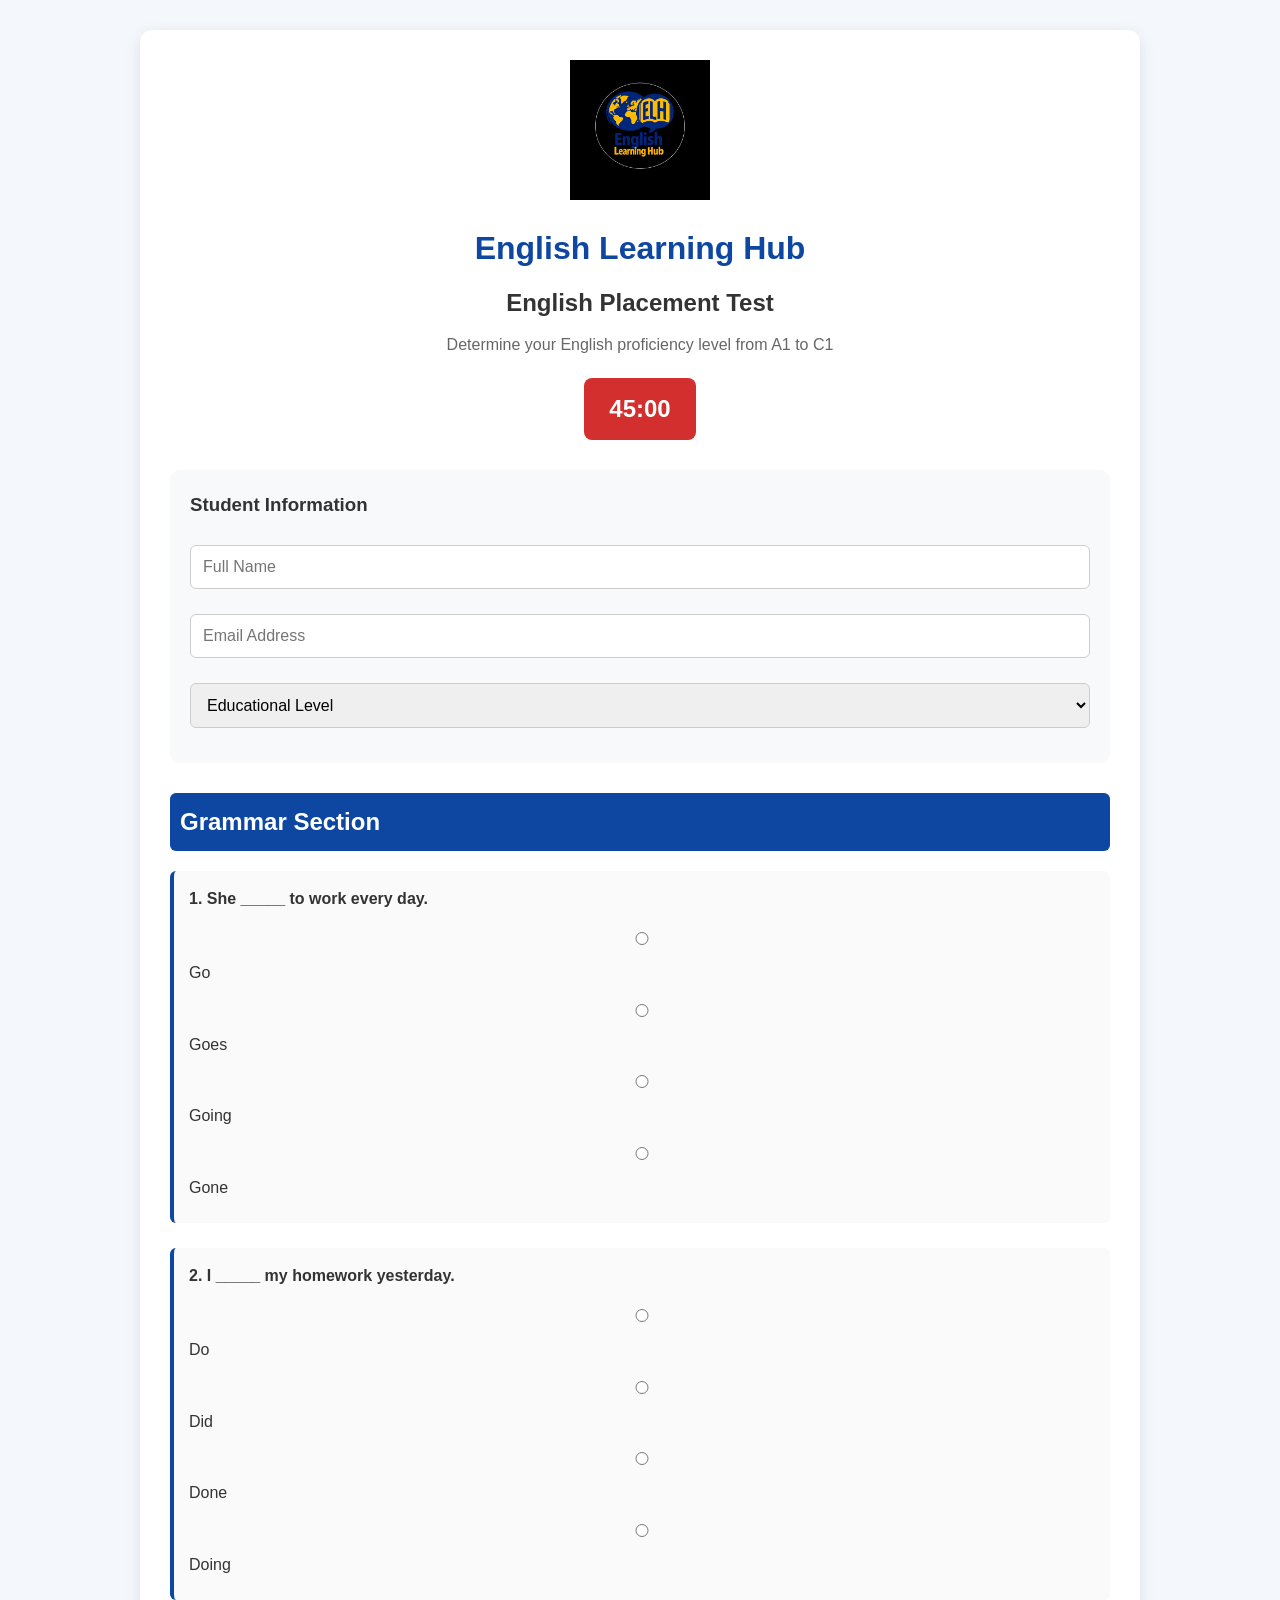
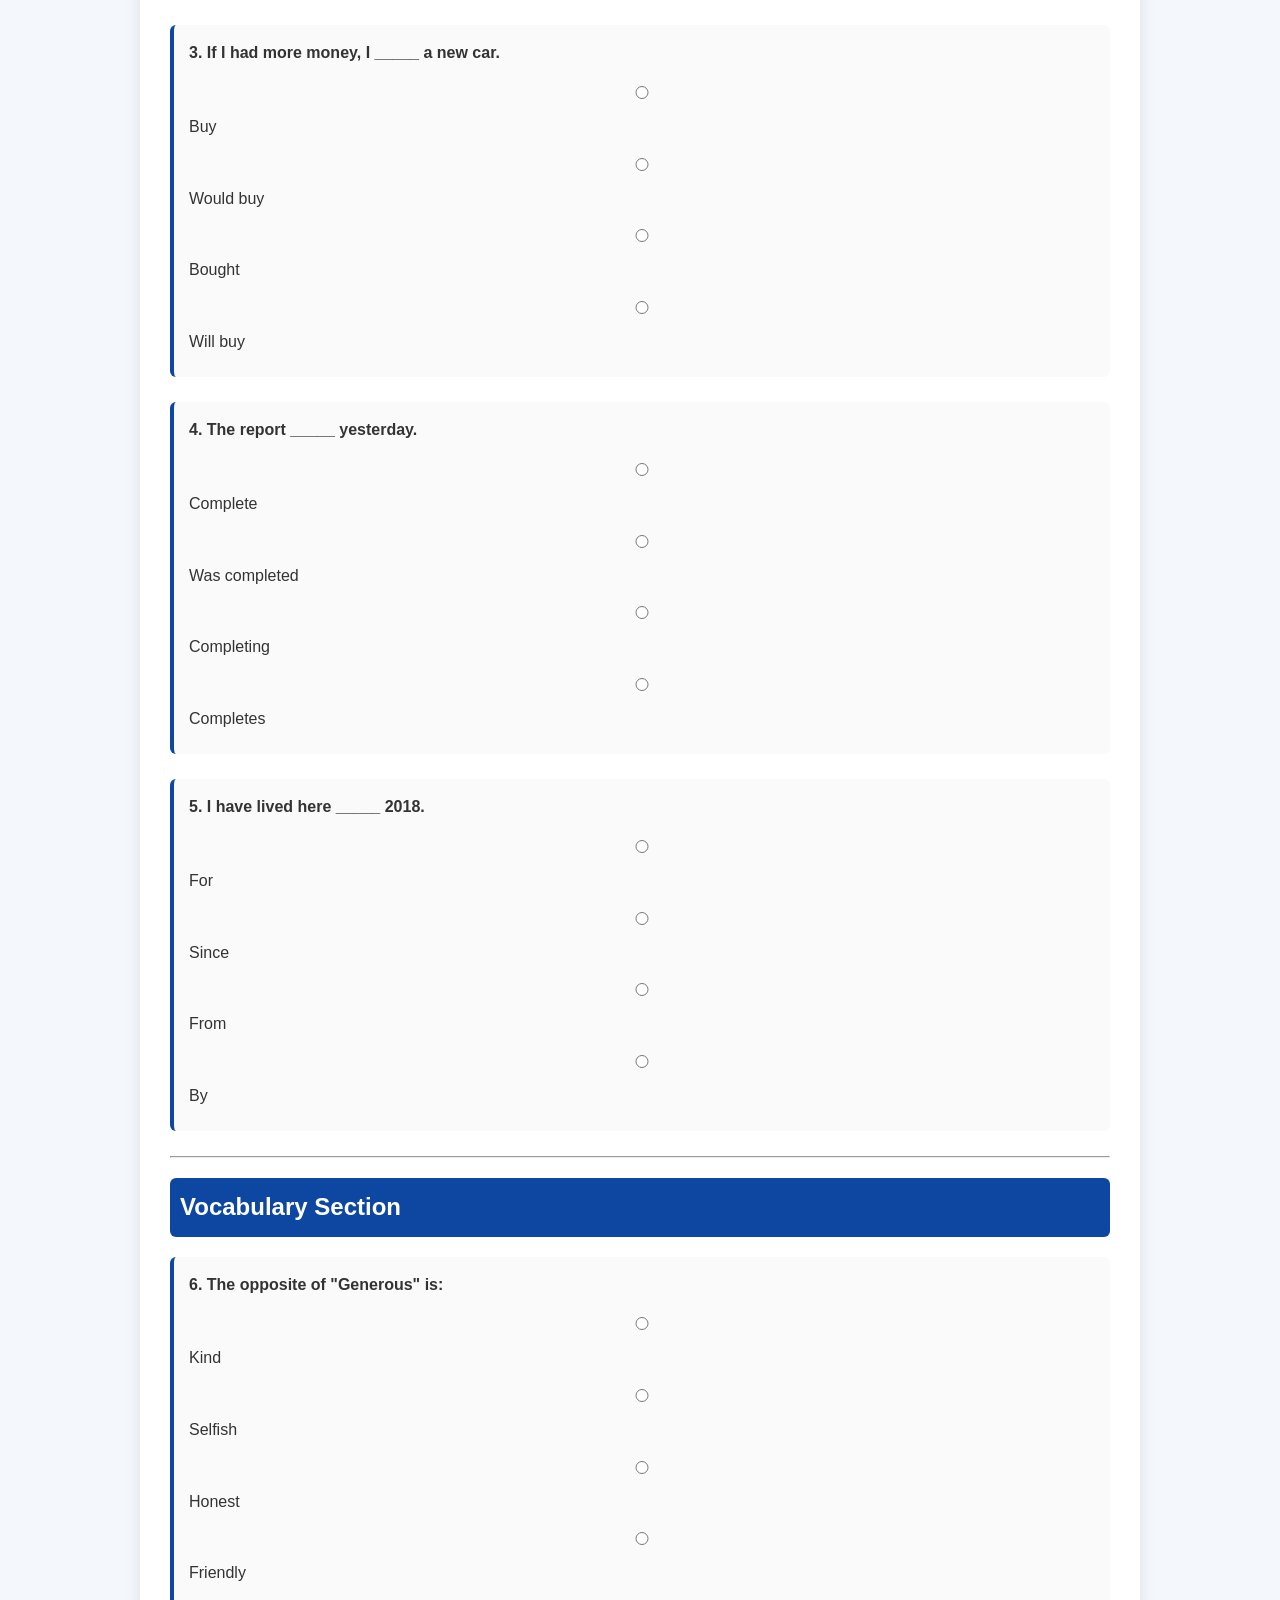
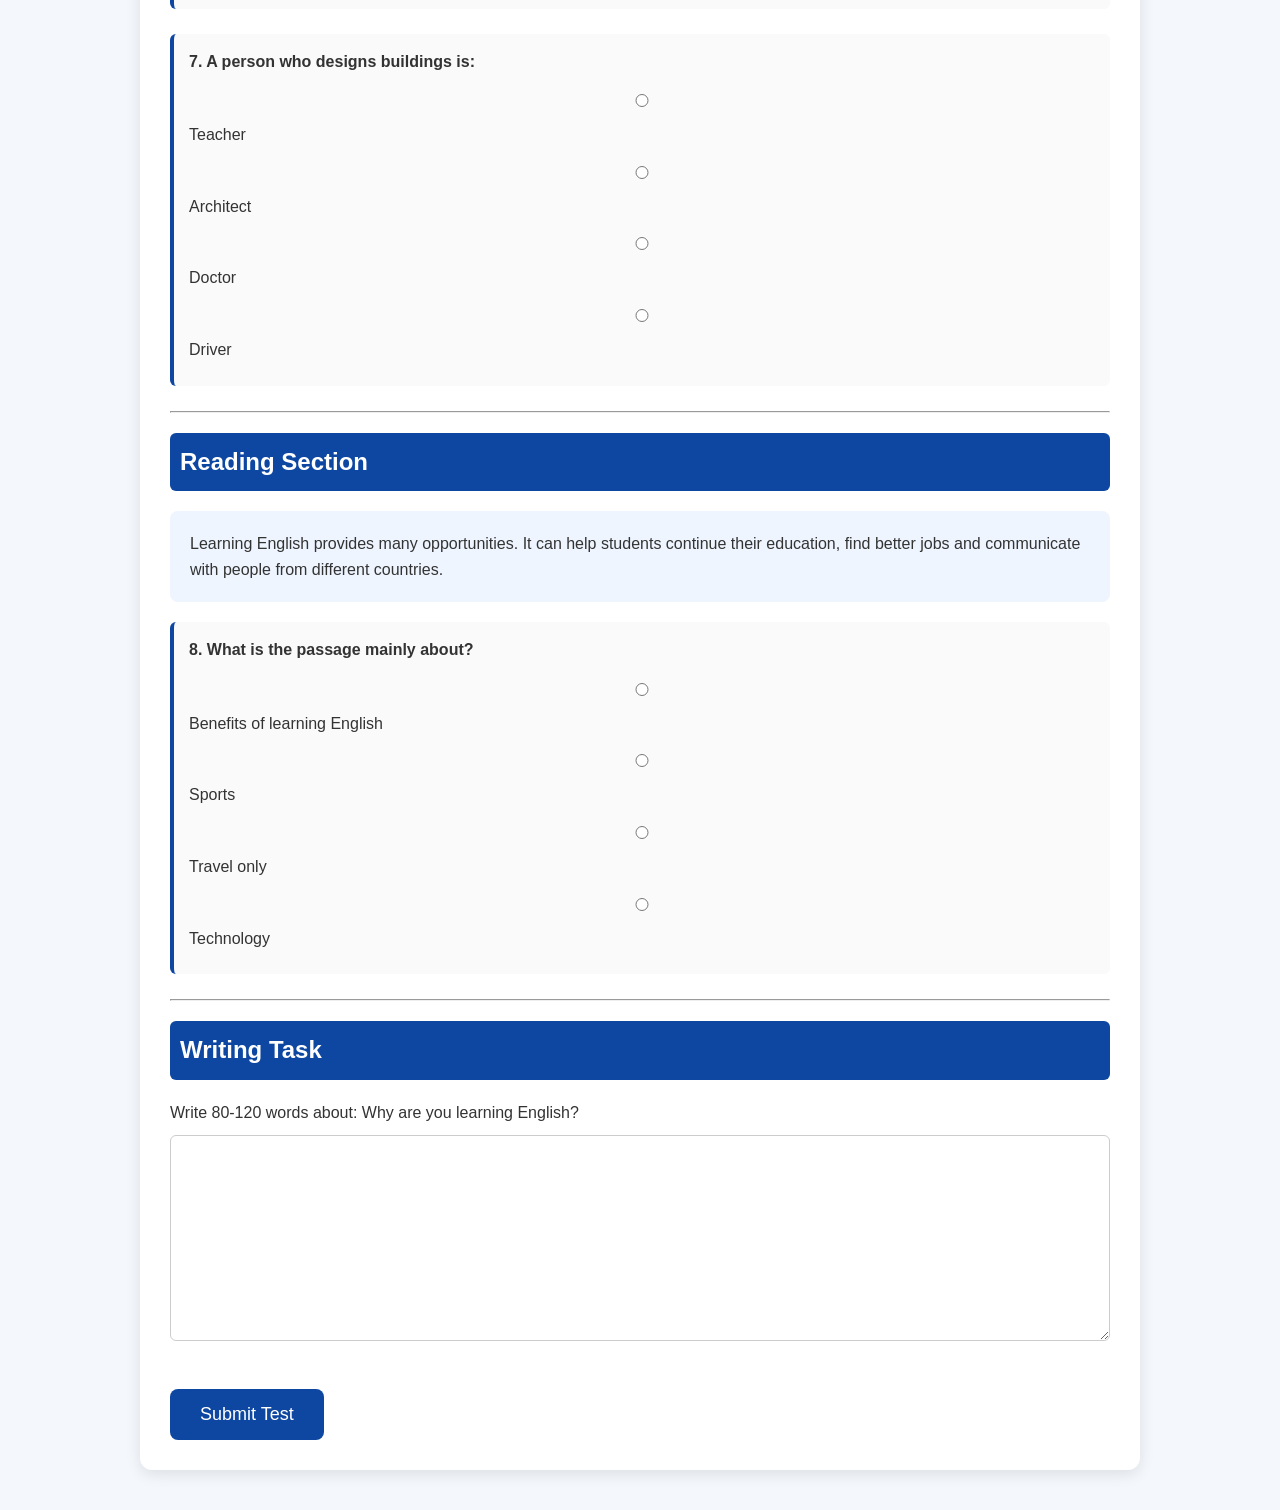
<file: index.html>
<!DOCTYPE html>
<html lang="en">
<head>
<meta charset="UTF-8">
<meta name="viewport" content="width=device-width, initial-scale=1.0">
<title>English Learning Hub Placement Test</title>

<link rel="stylesheet" href="style.css">
</head>

<body>

<div class="container">

<header>

<img src="logo.jpg" alt="English Learning Hub Logo" class="logo">

<h1>English Learning Hub</h1>

<h2>English Placement Test</h2>

<p class="subtitle">
Determine your English proficiency level from A1 to C1
</p>

<div id="timer">
45:00
</div>

</header>

<section class="student-section">

<h3>Student Information</h3>

<input type="text" id="studentName" placeholder="Full Name" required>

<input type="email" id="studentEmail" placeholder="Email Address" required>

<select id="educationLevel">
<option value="">Educational Level</option>
<option>Primary School</option>
<option>Preparatory School</option>
<option>Secondary School</option>
<option>University Student</option>
<option>Graduate</option>
</select>

</section>

<form id="quizForm">

<h2 class="section-title">Grammar Section</h2>

<div class="question">
<p>1. She _____ to work every day.</p>

<label><input type="radio" name="q1" value="0"> Go</label>
<label><input type="radio" name="q1" value="2"> Goes</label>
<label><input type="radio" name="q1" value="0"> Going</label>
<label><input type="radio" name="q1" value="0"> Gone</label>
</div>

<div class="question">
<p>2. I _____ my homework yesterday.</p>

<label><input type="radio" name="q2" value="0"> Do</label>
<label><input type="radio" name="q2" value="2"> Did</label>
<label><input type="radio" name="q2" value="0"> Done</label>
<label><input type="radio" name="q2" value="0"> Doing</label>
</div>

<div class="question">
<p>3. If I had more money, I _____ a new car.</p>

<label><input type="radio" name="q3" value="0"> Buy</label>
<label><input type="radio" name="q3" value="2"> Would buy</label>
<label><input type="radio" name="q3" value="0"> Bought</label>
<label><input type="radio" name="q3" value="0"> Will buy</label>
</div>

<div class="question">
<p>4. The report _____ yesterday.</p>

<label><input type="radio" name="q4" value="0"> Complete</label>
<label><input type="radio" name="q4" value="2"> Was completed</label>
<label><input type="radio" name="q4" value="0"> Completing</label>
<label><input type="radio" name="q4" value="0"> Completes</label>
</div>

<div class="question">
<p>5. I have lived here _____ 2018.</p>

<label><input type="radio" name="q5" value="0"> For</label>
<label><input type="radio" name="q5" value="2"> Since</label>
<label><input type="radio" name="q5" value="0"> From</label>
<label><input type="radio" name="q5" value="0"> By</label>
</div>

<hr>

<h2 class="section-title">Vocabulary Section</h2>

<div class="question">
<p>6. The opposite of "Generous" is:</p>

<label><input type="radio" name="q6" value="0"> Kind</label>
<label><input type="radio" name="q6" value="2"> Selfish</label>
<label><input type="radio" name="q6" value="0"> Honest</label>
<label><input type="radio" name="q6" value="0"> Friendly</label>
</div>

<div class="question">
<p>7. A person who designs buildings is:</p>

<label><input type="radio" name="q7" value="0"> Teacher</label>
<label><input type="radio" name="q7" value="2"> Architect</label>
<label><input type="radio" name="q7" value="0"> Doctor</label>
<label><input type="radio" name="q7" value="0"> Driver</label>
</div>

<hr>

<h2 class="section-title">Reading Section</h2>

<div class="reading-box">

<p>
Learning English provides many opportunities.
It can help students continue their education,
find better jobs and communicate with people
from different countries.
</p>

</div>

<div class="question">

<p>8. What is the passage mainly about?</p>

<label><input type="radio" name="q8" value="2"> Benefits of learning English</label>
<label><input type="radio" name="q8" value="0"> Sports</label>
<label><input type="radio" name="q8" value="0"> Travel only</label>
<label><input type="radio" name="q8" value="0"> Technology</label>

</div>

<hr>

<h2 class="section-title">Writing Task</h2>

<p>
Write 80-120 words about:
Why are you learning English?
</p>

<textarea id="writingTask" rows="10"></textarea>

<br><br>

<button type="button" onclick="calculateResult()">
Submit Test
</button>

</form>

<div id="result"></div>

</div>

<script src="main.js"></script>

</body>
  </html>
</file>
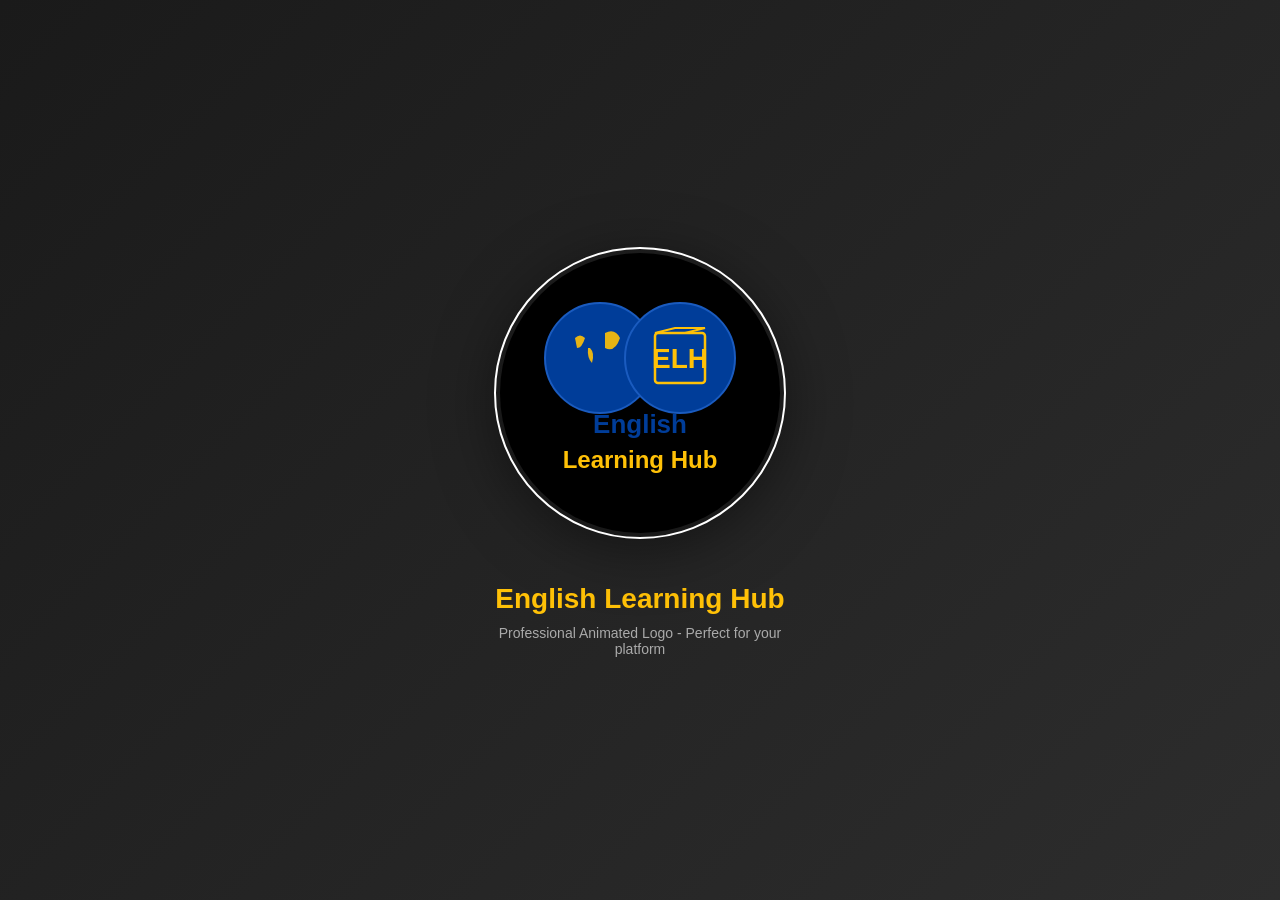
<file: animated-logo.html>
<!DOCTYPE html>
<html lang="en">
<head>
    <meta charset="UTF-8">
    <meta name="viewport" content="width=device-width, initial-scale=1.0">
    <title>ELH - English Learning Hub Animated Logo</title>
    <style>
        * {
            margin: 0;
            padding: 0;
            box-sizing: border-box;
        }

        body {
            display: flex;
            justify-content: center;
            align-items: center;
            min-height: 100vh;
            background: linear-gradient(135deg, #1a1a1a 0%, #2d2d2d 100%);
            font-family: 'Arial', sans-serif;
        }

        .container {
            display: flex;
            flex-direction: column;
            align-items: center;
            gap: 40px;
        }

        .logo-wrapper {
            position: relative;
            width: 300px;
            height: 300px;
        }

        svg {
            width: 100%;
            height: 100%;
            filter: drop-shadow(0 10px 30px rgba(0, 0, 0, 0.5));
        }

        /* Outer Circle Animation */
        .outer-circle {
            animation: rotateCircle 20s linear infinite;
            transform-origin: 150px 150px;
        }

        @keyframes rotateCircle {
            0% { transform: rotate(0deg); }
            100% { transform: rotate(360deg); }
        }

        /* Speech Bubbles Animation */
        .bubble-group {
            animation: floatBubbles 3s ease-in-out infinite;
        }

        @keyframes floatBubbles {
            0%, 100% { transform: translateY(0px); }
            50% { transform: translateY(-10px); }
        }

        /* World Map Animation */
        .world-map {
            animation: pulseWorld 2s ease-in-out infinite;
            transform-origin: 110px 110px;
        }

        @keyframes pulseWorld {
            0%, 100% { 
                transform: scale(1);
                opacity: 1;
            }
            50% { 
                transform: scale(1.05);
                opacity: 0.9;
            }
        }

        /* ELH Text Animation */
        .elh-text {
            animation: shineText 3s ease-in-out infinite;
            transform-origin: 190px 110px;
        }

        @keyframes shineText {
            0%, 100% { 
                filter: brightness(1);
            }
            50% { 
                filter: brightness(1.2);
            }
        }

        /* English Text Animation */
        .english-text {
            animation: slideIn 1s ease-out;
        }

        @keyframes slideIn {
            from {
                opacity: 0;
                transform: translateY(20px);
            }
            to {
                opacity: 1;
                transform: translateY(0);
            }
        }

        /* Learning Hub Text Animation */
        .hub-text {
            animation: slideIn 1s ease-out 0.2s backwards;
        }

        /* Info Section */
        .info {
            text-align: center;
            color: #fff;
        }

        .info h1 {
            font-size: 28px;
            margin-bottom: 10px;
            color: #ffc107;
        }

        .info p {
            font-size: 14px;
            color: #aaa;
            max-width: 300px;
        }

        /* Responsive */
        @media (max-width: 768px) {
            .logo-wrapper {
                width: 250px;
                height: 250px;
            }

            .info h1 {
                font-size: 24px;
            }
        }
    </style>
</head>
<body>
    <div class="container">
        <div class="logo-wrapper">
            <svg viewBox="0 0 300 300" xmlns="http://www.w3.org/2000/svg">
                <!-- Outer Circle -->
                <circle class="outer-circle" cx="150" cy="150" r="145" fill="none" stroke="#ffffff" stroke-width="2"/>

                <!-- Background -->
                <circle cx="150" cy="150" r="140" fill="#000000"/>

                <!-- Bubble Group -->
                <g class="bubble-group">
                    <!-- Left Bubble (World) -->
                    <circle cx="110" cy="115" r="55" fill="#003d99" stroke="#1a5bbf" stroke-width="2"/>
                    
                    <!-- World Map in left bubble -->
                    <g class="world-map">
                        <!-- North America -->
                        <path d="M 85 95 Q 90 90 95 95 Q 92 105 87 105 Z" fill="#ffc107" opacity="0.9"/>
                        <!-- South America -->
                        <path d="M 100 105 Q 105 110 102 120 Q 97 115 98 105 Z" fill="#ffc107" opacity="0.9"/>
                        <!-- Europe/Africa -->
                        <path d="M 115 90 Q 125 85 130 95 Q 125 110 115 105 Z" fill="#ffc107" opacity="0.9"/>
                    </g>

                    <!-- Right Bubble (Book) -->
                    <circle cx="190" cy="115" r="55" fill="#003d99" stroke="#1a5bbf" stroke-width="2"/>
                    
                    <!-- Book Design in right bubble -->
                    <g class="elh-text">
                        <!-- Book shape -->
                        <path d="M 165 90 L 185 85 L 215 85 L 195 90 Z" fill="none" stroke="#ffc107" stroke-width="2" stroke-linecap="round"/>
                        <rect x="165" y="90" width="50" height="50" fill="none" stroke="#ffc107" stroke-width="2.5" rx="3"/>
                        
                        <!-- ELH Text on book -->
                        <text x="190" y="125" font-size="28" font-weight="bold" fill="#ffc107" text-anchor="middle" font-family="Arial, sans-serif">ELH</text>
                    </g>
                </g>

                <!-- English Text -->
                <text class="english-text" x="150" y="190" font-size="26" font-weight="bold" fill="#003d99" text-anchor="middle" font-family="Arial, sans-serif">English</text>

                <!-- Learning Hub Text -->
                <text class="hub-text" x="150" y="225" font-size="24" font-weight="bold" fill="#ffc107" text-anchor="middle" font-family="Arial, sans-serif">Learning Hub</text>
            </svg>
        </div>

        <div class="info">
            <h1>English Learning Hub</h1>
            <p>Professional Animated Logo - Perfect for your platform</p>
        </div>
    </div>
</body>
</html>
</file>
<file: style.css>
*{
margin:0;
padding:0;
box-sizing:border-box;
}

body{
font-family:Arial, sans-serif;
background:#f4f7fb;
color:#333;
line-height:1.6;
}

.container{
max-width:1000px;
margin:30px auto;
background:#fff;
padding:30px;
border-radius:12px;
box-shadow:0 4px 15px rgba(0,0,0,.1);
}

header{
text-align:center;
margin-bottom:30px;
}

.logo{
width:140px;
max-width:100%;
margin-bottom:15px;
}

h1{
font-size:32px;
color:#0d47a1;
margin-bottom:10px;
}

h2{
margin-bottom:10px;
}

.subtitle{
color:#666;
margin-bottom:20px;
}

#timer{
display:inline-block;
background:#d32f2f;
color:white;
padding:12px 25px;
border-radius:8px;
font-size:24px;
font-weight:bold;
}

.student-section{
margin-bottom:30px;
padding:20px;
background:#f8f9fa;
border-radius:10px;
}

.student-section h3{
margin-bottom:15px;
}

input,
select,
textarea{
width:100%;
padding:12px;
margin-top:10px;
margin-bottom:15px;
border:1px solid #ccc;
border-radius:6px;
font-size:16px;
}

.section-title{
background:#0d47a1;
color:white;
padding:10px;
border-radius:6px;
margin:20px 0;
}

.question{
margin-bottom:25px;
padding:15px;
background:#fafafa;
border-left:4px solid #0d47a1;
border-radius:6px;
}

.question p{
font-weight:bold;
margin-bottom:10px;
}

.question label{
display:block;
margin:8px 0;
cursor:pointer;
}

.reading-box{
background:#eef5ff;
padding:20px;
border-radius:8px;
margin-bottom:20px;
}

textarea{
resize:vertical;
}

button{
background:#0d47a1;
color:white;
border:none;
padding:15px 30px;
font-size:18px;
border-radius:8px;
cursor:pointer;
transition:.3s;
}

button:hover{
background:#1565c0;
}

#result{
margin-top
</file>
